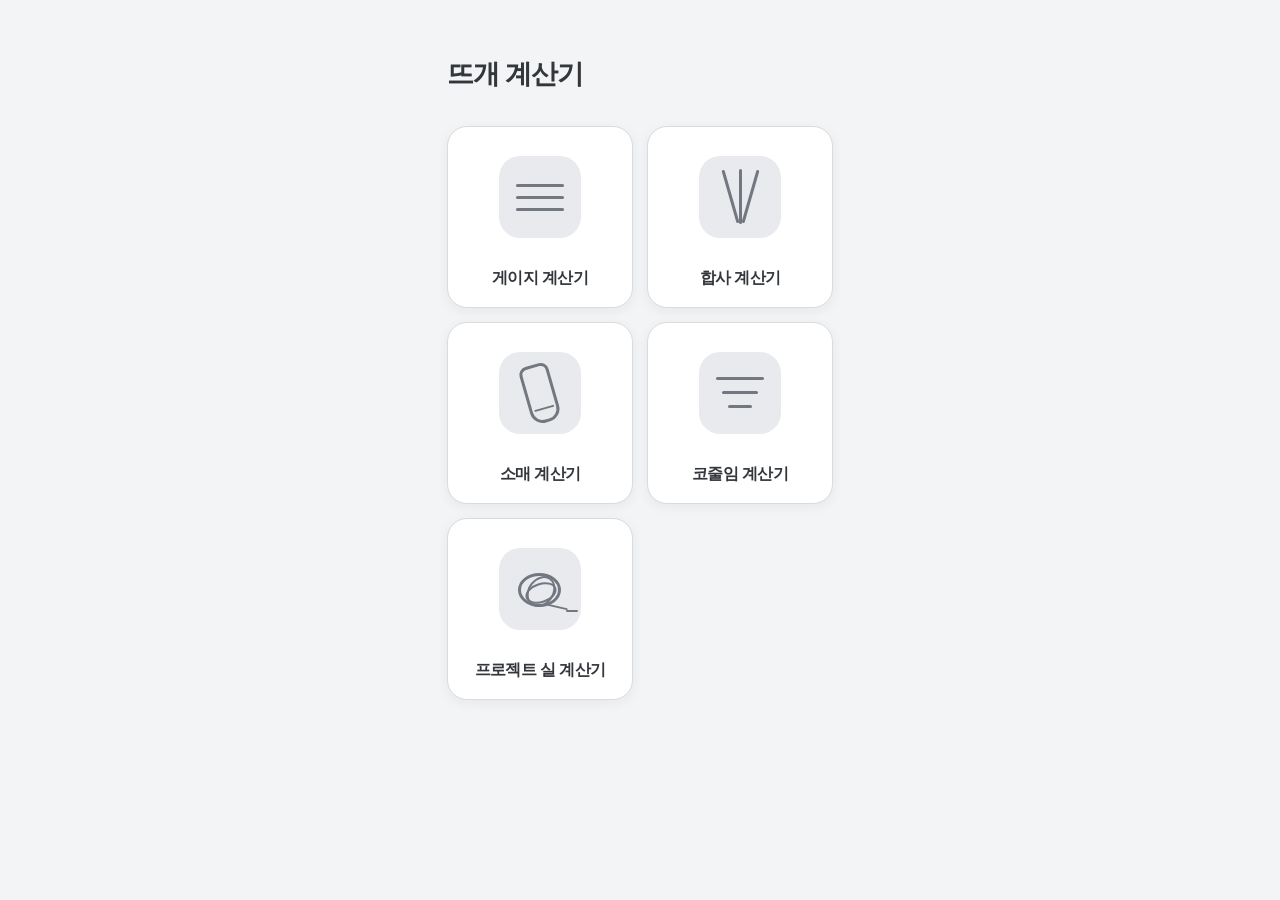
<file: index.html>
<!DOCTYPE html>
<html lang="ko">
<head>
  <meta charset="UTF-8">
  <meta name="viewport" content="width=device-width, initial-scale=1.0">
  <meta name="apple-mobile-web-app-capable" content="yes">
  <meta name="apple-mobile-web-app-title" content="뜨개 계산기">
  <link rel="apple-touch-icon" href="./apple-touch-icon.png">
  <link rel="icon" type="image/x-icon" href="/knitting-calculators/favicon.ico">
  <title>뜨개 계산기</title>
  <link rel="stylesheet" href="style.css">
</head>

<body>
  <main class="container">
    <header class="header">
      <h1>뜨개 계산기</h1>
    </header>

    <section class="calculator-grid">
      <a class="calculator-card" href="gauge/">
        <div class="icon gauge-icon">
          <span class="stitch-line"></span>
          <span class="stitch-line"></span>
          <span class="stitch-line"></span>
        </div>
        <span class="calculator-name">게이지 계산기</span>
      </a>

      <a class="calculator-card" href="ply/">
        <div class="icon ply-icon">
          <span class="yarn yarn-1"></span>
          <span class="yarn yarn-2"></span>
          <span class="yarn yarn-3"></span>
        </div>
        <span class="calculator-name">합사 계산기</span>
      </a>

      <a class="calculator-card" href="sleeve/">
        <div class="icon sleeve-icon">
          <span class="sleeve-body"></span>
        </div>
        <span class="calculator-name">소매 계산기</span>
      </a>

      <a class="calculator-card" href="decrease/">
        <div class="icon decrease-icon">
          <span class="decrease-row row-1"></span>
          <span class="decrease-row row-2"></span>
          <span class="decrease-row row-3"></span>
        </div>
        <span class="calculator-name">코줄임 계산기</span>
      </a>

       <a class="calculator-card" href="project-yarn/">
        <div class="icon project-yarn-icon">
          <span class="project-yarn-ball"></span>
          <span class="project-yarn-line line-a"></span>
          <span class="project-yarn-line line-b"></span>
        </div>
        <span class="calculator-name">프로젝트 실 계산기</span>
      </a>     
      
    </section>
  </main>
</body>
</html>
</file>
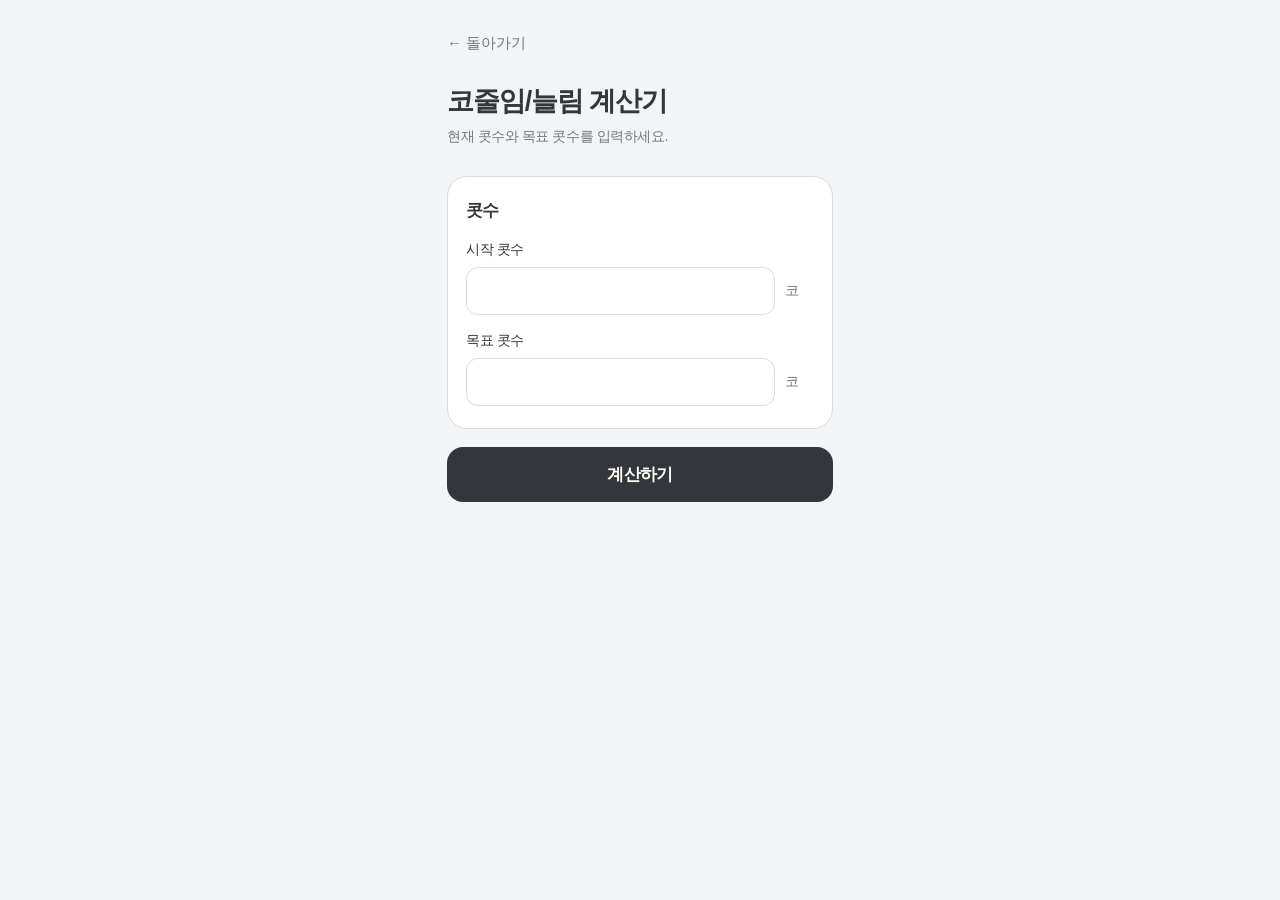
<file: decrease/index.html>
<!DOCTYPE html>
<html lang="ko">
<head>
  <meta charset="UTF-8">
  <meta name="viewport" content="width=device-width, initial-scale=1.0">
  <meta name="apple-mobile-web-app-capable" content="yes">
  <meta name="apple-mobile-web-app-title" content="뜨개 계산기">
  <title>코줄임/늘림 계산기</title>
  <link rel="stylesheet" href="../style.css">
</head>

<body>
  <main class="container tool-page">
    <a class="back-link" href="../">← 돌아가기</a>

    <header class="tool-header">
      <h1>코줄임/늘림 계산기</h1>
      <p>현재 콧수와 목표 콧수를 입력하세요.</p>
    </header>

    <form id="stitchForm" class="calculator-form">
      <section class="form-section">
        <h2>콧수</h2>

        <label class="input-label" for="startStitches">
          시작 콧수
        </label>
        <div class="input-with-unit">
          <input
            type="number"
            id="startStitches"
            inputmode="numeric"
            step="1"
            min="1"
            required
          >
          <span>코</span>
        </div>

        <label class="input-label" for="endStitches">
          목표 콧수
        </label>
        <div class="input-with-unit">
          <input
            type="number"
            id="endStitches"
            inputmode="numeric"
            step="1"
            min="1"
            required
          >
          <span>코</span>
        </div>
      </section>

      <button class="calculate-button" type="submit">계산하기</button>
    </form>

    <section id="resultSection" class="result-section" hidden>
      <div class="result-header">
        <h2>계산 결과</h2>
        <button id="copyButton" class="copy-button" type="button">COPY</button>
      </div>

      <pre id="resultText" class="result-text"></pre>


        <p id="checkResult" class="check-result" aria-live="polite"></p>
      </section>

      <p id="copyStatus" class="copy-status" aria-live="polite"></p>
    </section>
  </main>

  <script src="script.js"></script>
</body>
</html>
</file>
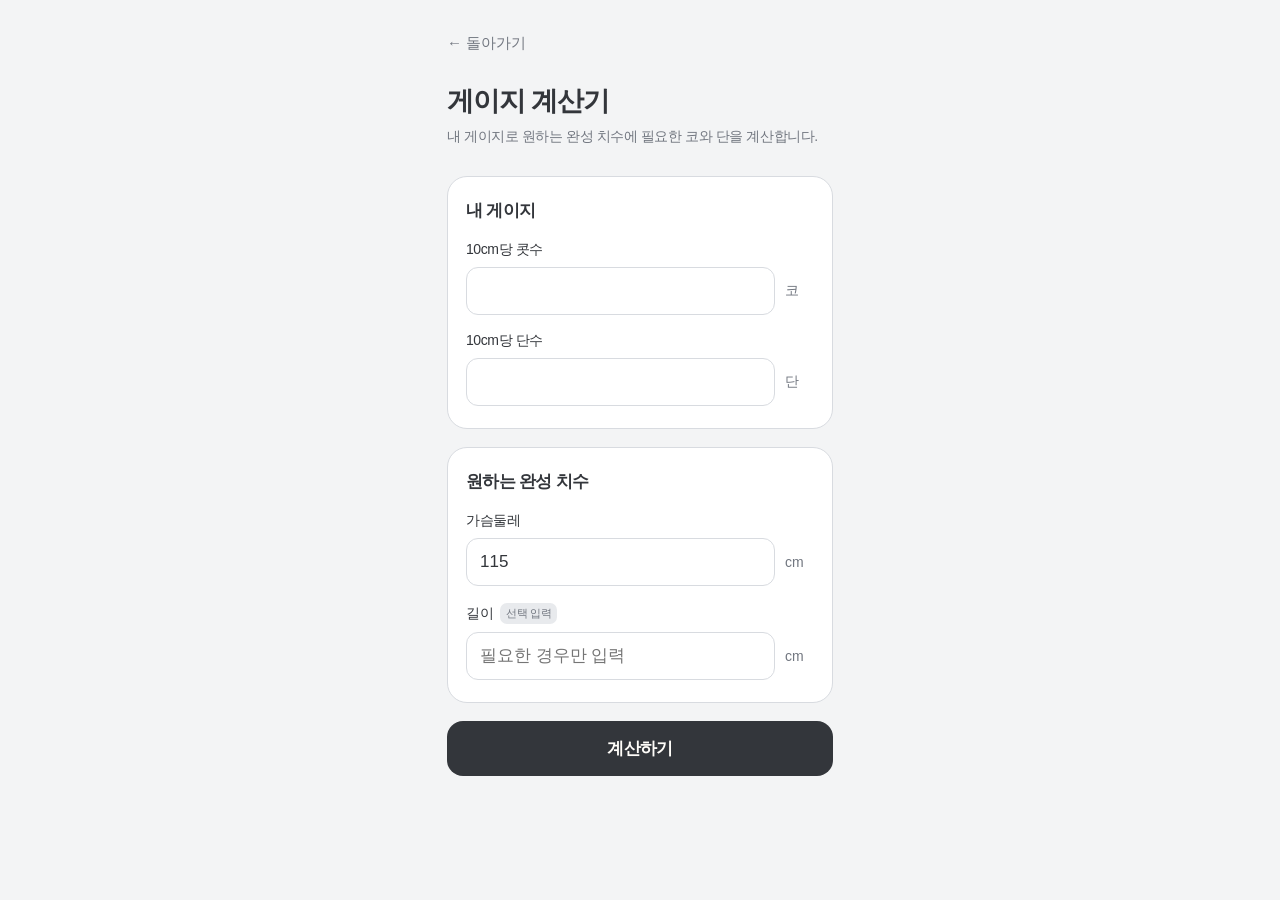
<file: gauge/index.html>
<!DOCTYPE html>
<html lang="ko">
<head>
  <meta charset="UTF-8">
  <meta name="viewport" content="width=device-width, initial-scale=1.0">
  <meta name="apple-mobile-web-app-capable" content="yes">
  <meta name="apple-mobile-web-app-title" content="뜨개 계산기">
  <title>게이지 계산기</title>
  <link rel="stylesheet" href="../style.css">
</head>

<body>
  <main class="container tool-page">
    <a class="back-link" href="../">← 돌아가기</a>

    <header class="tool-header">
      <h1>게이지 계산기</h1>
      <p>내 게이지로 원하는 완성 치수에 필요한 코와 단을 계산합니다.</p>
    </header>

    <form id="gaugeForm" class="calculator-form">
      <section class="form-section">
        <h2>내 게이지</h2>

        <label class="input-label" for="stitchGauge">
          10cm당 콧수
        </label>
        <div class="input-with-unit">
          <input
            type="number"
            id="stitchGauge"
            inputmode="decimal"
            step="0.1"
            min="0" 
            required
          >
          <span>코</span>
        </div>

        <label class="input-label" for="rowGauge">
          10cm당 단수
        </label>
        <div class="input-with-unit">
          <input
            type="number"
            id="rowGauge"
            inputmode="decimal"
            step="0.1"
            min="0" 
            required
          >
          <span>단</span>
        </div>
      </section>

      <section class="form-section">
        <h2>원하는 완성 치수</h2>

        <label class="input-label" for="targetBust">
          가슴둘레
        </label>
        <div class="input-with-unit">
          <input
            type="number"
            id="targetBust"
            inputmode="decimal"
            step="0.1"
            min="0"
            value="115"
            required
          >
          <span>cm</span>
        </div>

        <label class="input-label optional-label" for="targetLength">
          길이
          <small>선택 입력</small>
        </label>
        <div class="input-with-unit">
          <input
            type="number"
            id="targetLength"
            inputmode="decimal"
            step="0.1"
            min="0"
            placeholder="필요한 경우만 입력"
          >
          <span>cm</span>
        </div>
      </section>

      <button class="calculate-button" type="submit">계산하기</button>
    </form>

    <section id="resultSection" class="result-section" hidden>
      <div class="result-header">
        <h2>계산 결과</h2>
        <button id="copyButton" class="copy-button" type="button">COPY</button>
      </div>

      <pre id="resultText" class="result-text"></pre>
      <p id="copyStatus" class="copy-status" aria-live="polite"></p>
    </section>
  </main>

  <script src="script.js"></script>
</body>
</html>
</file>
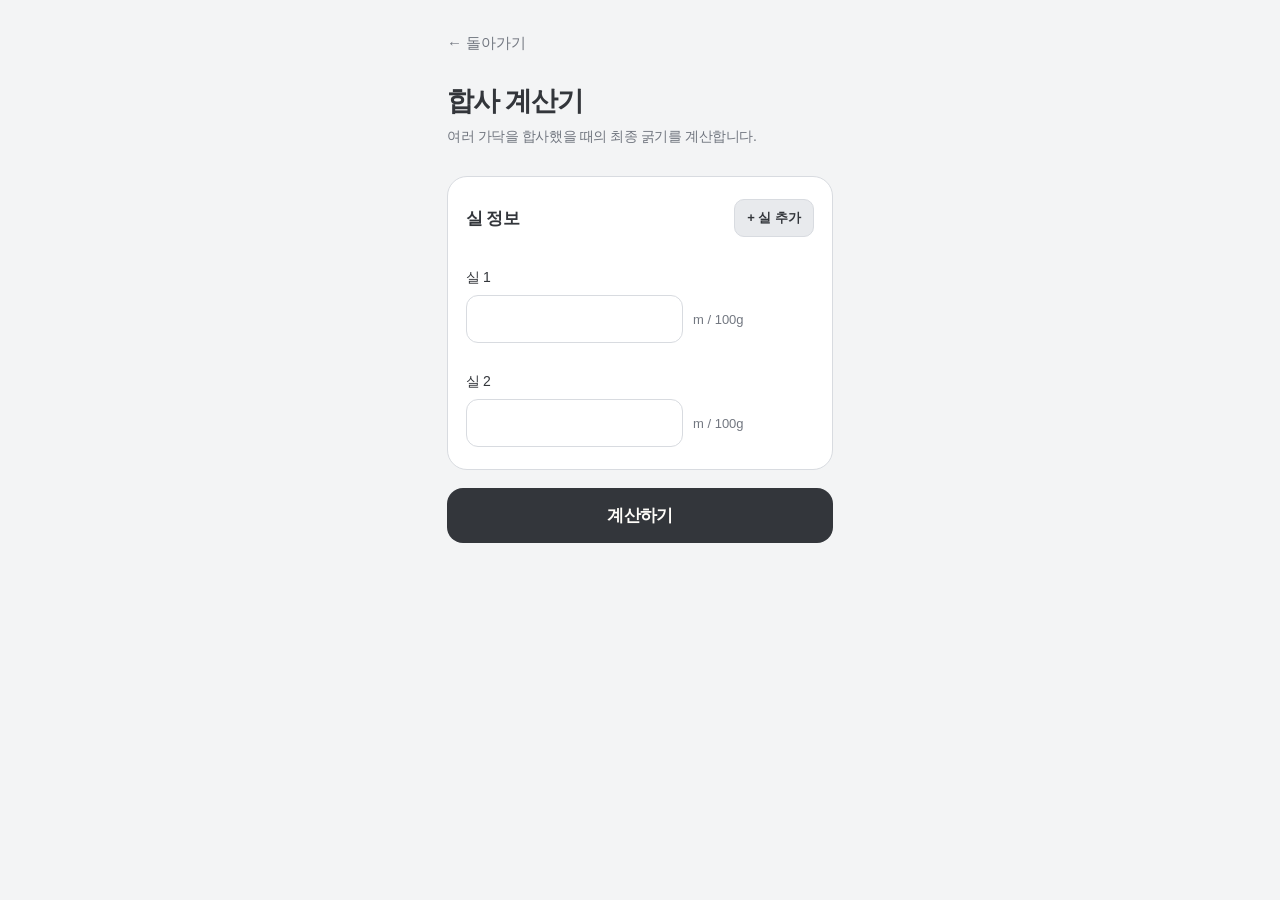
<file: ply/index.html>
<!DOCTYPE html>
<html lang="ko">
<head>
  <meta charset="UTF-8">
  <meta name="viewport" content="width=device-width, initial-scale=1.0">
  <meta name="apple-mobile-web-app-capable" content="yes">
  <meta name="apple-mobile-web-app-title" content="뜨개 계산기">
  <title>합사 계산기</title>
  <link rel="stylesheet" href="../style.css">
</head>

<body>
  <main class="container tool-page">
    <a class="back-link" href="../">← 돌아가기</a>

    <header class="tool-header">
      <h1>합사 계산기</h1>
      <p>여러 가닥을 합사했을 때의 최종 굵기를 계산합니다.</p>
    </header>

    <form id="plyForm" class="calculator-form">
      <section class="form-section">
        <div class="section-heading-row">
          <h2>실 정보</h2>
          <button id="addYarnButton" class="small-action-button" type="button">
            + 실 추가
          </button>
        </div>

        <div id="yarnList" class="yarn-list"></div>
      </section>

      <button class="calculate-button" type="submit">계산하기</button>
    </form>

    <section id="resultSection" class="result-section" hidden>
      <div class="result-header">
        <h2>계산 결과</h2>
        <button id="copyButton" class="copy-button" type="button">COPY</button>
      </div>

      <pre id="resultText" class="result-text"></pre>
      <p id="copyStatus" class="copy-status" aria-live="polite"></p>
    </section>
  </main>

  <script src="script.js"></script>
</body>
</html>
</file>
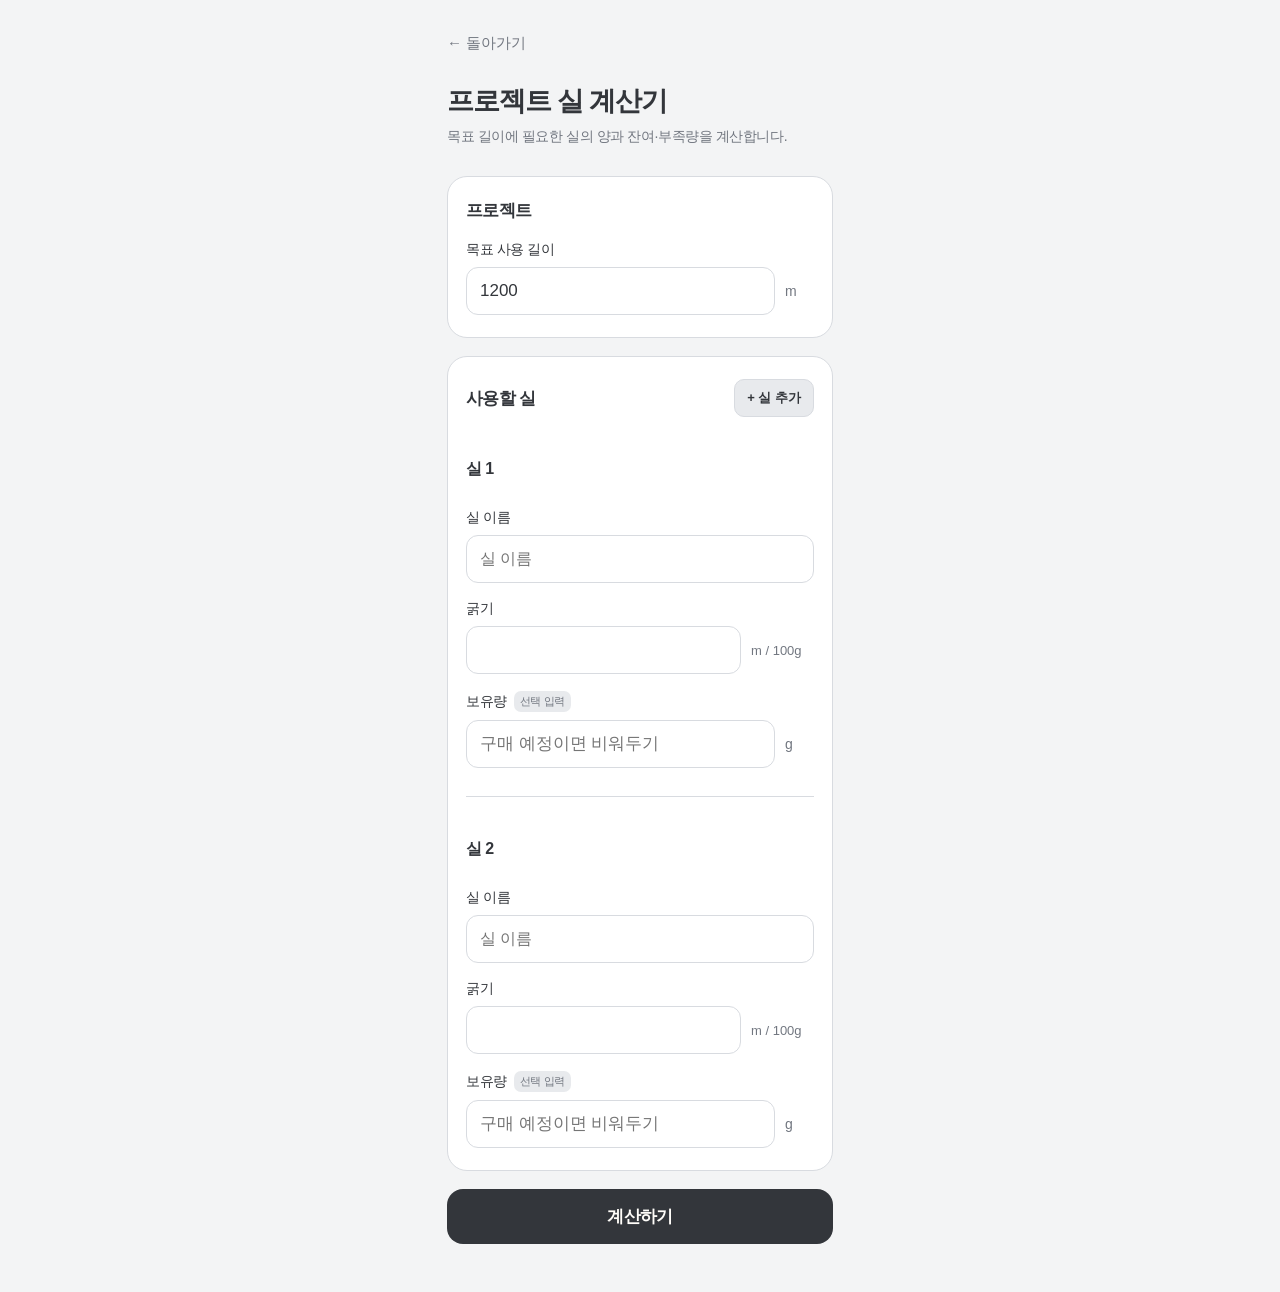
<file: project-yarn/index.html>
<!DOCTYPE html>
<html lang="ko">
<head>
  <meta charset="UTF-8">
  <meta name="viewport" content="width=device-width, initial-scale=1.0">
  <meta name="apple-mobile-web-app-capable" content="yes">
  <meta name="apple-mobile-web-app-title" content="뜨개 계산기">
  <title>프로젝트 실 계산기</title>
  <link rel="stylesheet" href="../style.css">
</head>

<body>
  <main class="container tool-page">
    <a class="back-link" href="../">← 돌아가기</a>

    <header class="tool-header">
      <h1>프로젝트 실 계산기</h1>
      <p>목표 길이에 필요한 실의 양과 잔여·부족량을 계산합니다.</p>
    </header>

    <form id="projectYarnForm" class="calculator-form">
      <section class="form-section">
        <h2>프로젝트</h2>

        <label class="input-label" for="targetLength">
          목표 사용 길이
        </label>
        <div class="input-with-unit">
          <input
            type="number"
            id="targetLength"
            inputmode="decimal"
            step="0.1"
            min="0"
            value="1200"
            required
          >
          <span>m</span>
        </div>
      </section>

      <section class="form-section">
        <div class="section-heading-row">
          <h2>사용할 실</h2>
          <button id="addYarnButton" class="small-action-button" type="button">
            + 실 추가
          </button>
        </div>

        <div id="projectYarnList" class="project-yarn-list"></div>
      </section>

      <button class="calculate-button" type="submit">계산하기</button>
    </form>

    <section id="resultSection" class="result-section" hidden>
      <div class="result-header">
        <h2>계산 결과</h2>
        <button id="copyButton" class="copy-button" type="button">COPY</button>
      </div>

      <pre id="resultText" class="result-text"></pre>
      <p id="copyStatus" class="copy-status" aria-live="polite"></p>
    </section>
  </main>

  <script src="script.js"></script>
</body>
</html>
</file>
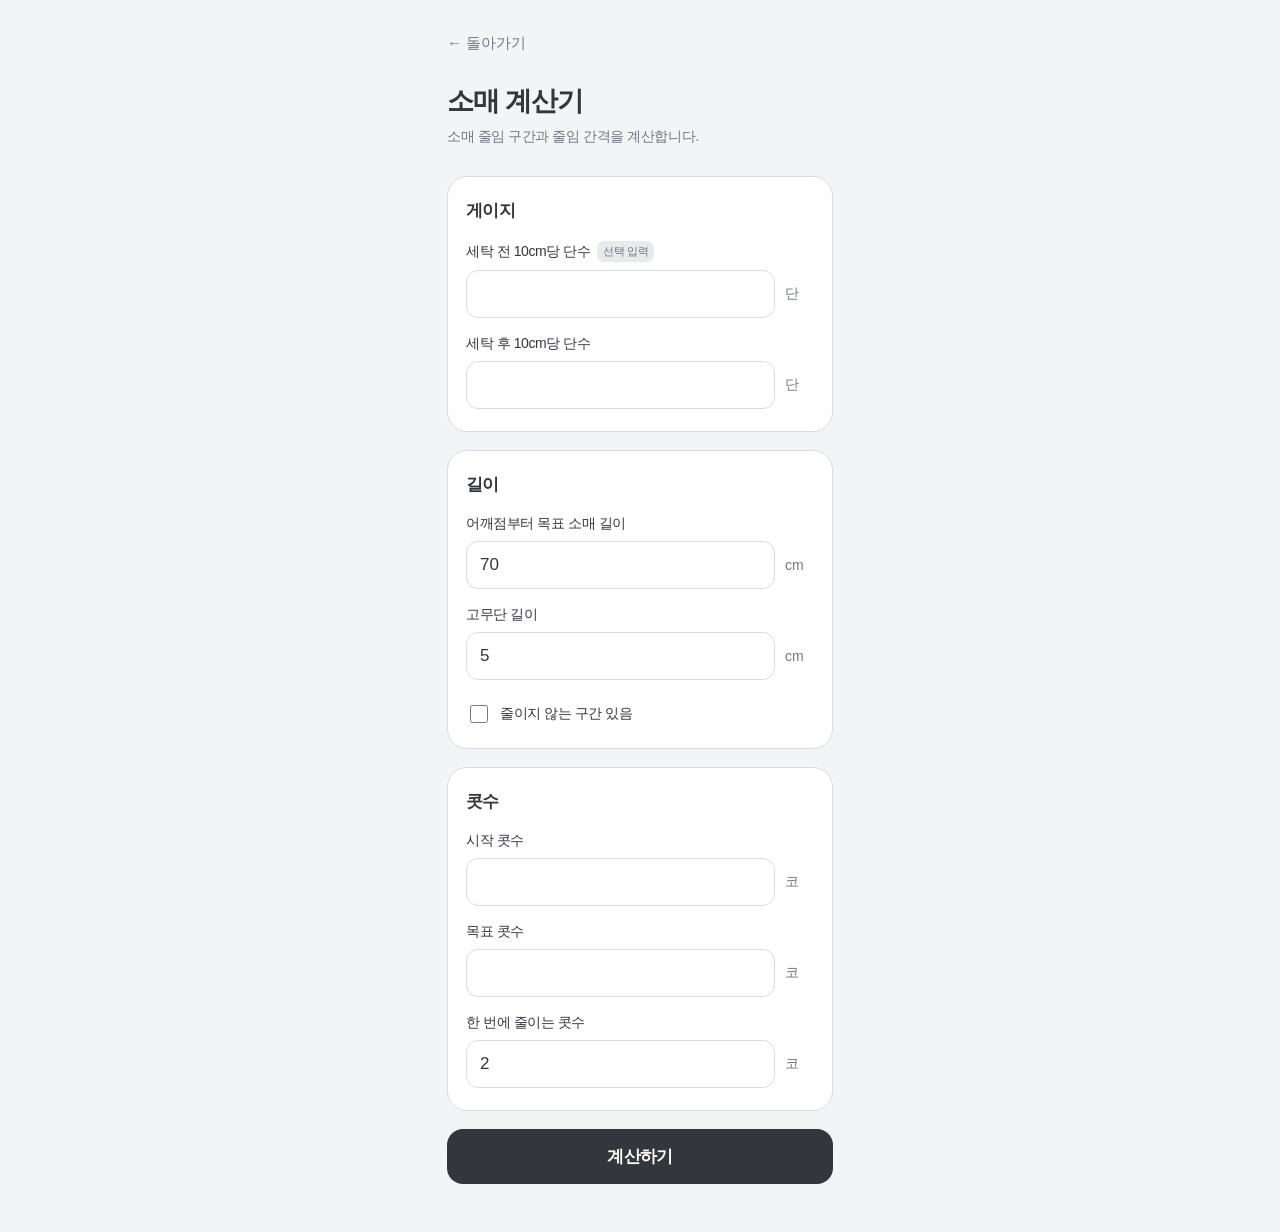
<file: sleeve/index.html>
<!DOCTYPE html>
<html lang="ko">
<head>
  <meta charset="UTF-8">
  <meta name="viewport" content="width=device-width, initial-scale=1.0">
  <meta name="apple-mobile-web-app-capable" content="yes">
  <meta name="apple-mobile-web-app-title" content="뜨개 계산기">
  <title>소매 계산기</title>
  <link rel="stylesheet" href="../style.css">
</head>

<body>
  <main class="container tool-page">
    <a class="back-link" href="../">← 돌아가기</a>

    <header class="tool-header">
      <h1>소매 계산기</h1>
      <p>소매 줄임 구간과 줄임 간격을 계산합니다.</p>
    </header>

    <form id="sleeveForm" class="calculator-form">
      <section class="form-section">
        <h2>게이지</h2>



        <label class="input-label optional-label" for="preWashRows">
          세탁 전 10cm당 단수
          <small>선택 입력</small>
        </label>
        <div class="input-with-unit">
          <input type="number" id="preWashRows" inputmode="decimal" step="0.1" min="0" required>
          <span>단</span>
        </div>

        <label class="input-label" for="postWashRows">
          세탁 후 10cm당 단수
        </label>
        <div class="input-with-unit">
          <input type="number" id="postWashRows" inputmode="decimal" step="0.1" min="0" required>
          <span>단</span>
        </div>

        
      </section>

      <section class="form-section">
        <h2>길이</h2>

        <label class="input-label" for="targetLength">
          어깨점부터 목표 소매 길이
        </label>
        <div class="input-with-unit">
          <input type="number" id="targetLength" inputmode="decimal" step="0.1" min="0" value="70" required>
          <span>cm</span>
        </div>

        <label class="input-label" for="ribLength">
          고무단 길이
        </label>
        <div class="input-with-unit">
          <input type="number" id="ribLength" inputmode="decimal" step="0.1" min="0" value="5" required>
          <span>cm</span>
        </div>

        <label class="checkbox-row" for="hasNoDecreaseSection">
          <input type="checkbox" id="hasNoDecreaseSection">
          <span>줄이지 않는 구간 있음</span>
        </label>

        <div id="noDecreaseLengthWrap" class="hidden-field">
          <label class="input-label" for="noDecreaseLength">
            줄이지 않는 구간 길이
          </label>
          <div class="input-with-unit">
            <input type="number" id="noDecreaseLength" inputmode="decimal" step="0.1" min="0">
            <span>cm</span>
          </div>
        </div>
      </section>

      <section class="form-section">
        <h2>콧수</h2>

        <label class="input-label" for="startStitches">
          시작 콧수
        </label>
        <div class="input-with-unit">
          <input type="number" id="startStitches" inputmode="numeric" step="1" min="1" required>
          <span>코</span>
        </div>

        <label class="input-label" for="endStitches">
          목표 콧수
        </label>
        <div class="input-with-unit">
          <input type="number" id="endStitches" inputmode="numeric" step="1" min="1" required>
          <span>코</span>
        </div>

        <label class="input-label" for="decreaseStitches">
          한 번에 줄이는 콧수
        </label>
        <div class="input-with-unit">
          <input type="number" id="decreaseStitches" inputmode="numeric" step="1" min="1" value="2" required>
          <span>코</span>
        </div>
      </section>

      <button class="calculate-button" type="submit">계산하기</button>
    </form>

    <section id="resultSection" class="result-section" hidden>
      <div class="result-header">
        <h2>계산 결과</h2>
        <button id="copyButton" class="copy-button" type="button">COPY</button>
      </div>

      <pre id="resultText" class="result-text"></pre>
      <p id="copyStatus" class="copy-status" aria-live="polite"></p>
    </section>
  </main>

  <script src="script.js"></script>
</body>
</html>
</file>
<file: style.css>
:root {
  --background: #f3f4f5;
  --card: #ffffff;
  --text: #33363b;
  --line: #d8dbe0;
  --accent: #727780;
  --icon-background: #e8eaed;
  --shadow: rgba(35, 40, 47, 0.06);
}

* {
  box-sizing: border-box;
}

body {
  margin: 0;
  min-height: 100vh;
  background-color: var(--background);
  color: var(--text);
  font-family: -apple-system, BlinkMacSystemFont, "Apple SD Gothic Neo",
    "Pretendard", "Noto Sans KR", sans-serif;
}

.container {
  width: min(100%, 430px);
  min-height: 100dvh;
  margin: 0 auto;
  padding: max(56px, env(safe-area-inset-top)) 22px max(36px, env(safe-area-inset-bottom));
}

.header {
  margin-bottom: 34px;
}

.header h1 {
  margin: 0;
  font-size: 27px;
  font-weight: 700;
  letter-spacing: -0.04em;
}

.calculator-grid {
  display: grid;
  grid-template-columns: repeat(2, 1fr);
  gap: 14px;
}

.calculator-card {
  min-height: 182px;
  padding: 23px 14px 18px;
  border: 1px solid var(--line);
  border-radius: 20px;
  background-color: var(--card);
  box-shadow: 0 3px 12px var(--shadow);
  color: var(--text);
  text-decoration: none;
  display: flex;
  flex-direction: column;
  align-items: center;
  justify-content: space-between;
  transition: transform 0.12s ease, box-shadow 0.12s ease;
}

.calculator-card:active {
  transform: scale(0.98);
  box-shadow: none;
}

.icon {
  width: 82px;
  height: 82px;
  margin-top: 6px;
  border-radius: 21px;
  background-color: var(--icon-background);
  position: relative;
}

.calculator-name {
  font-size: 16px;
  font-weight: 600;
  letter-spacing: -0.04em;
}

/* 게이지 계산기 아이콘 */
.gauge-icon {
  display: flex;
  flex-direction: column;
  justify-content: center;
  gap: 9px;
  padding: 0 17px;
}

.stitch-line {
  display: block;
  height: 3px;
  border-radius: 99px;
  background-color: var(--accent);
}

/* 합사 계산기 아이콘 */
.ply-icon .yarn {
  position: absolute;
  display: block;
  width: 3px;
  height: 55px;
  background-color: var(--accent);
  border-radius: 99px;
  top: 13px;
}

.yarn-1 {
  left: 30px;
  transform: rotate(-16deg);
}

.yarn-2 {
  left: 40px;
}

.yarn-3 {
  left: 50px;
  transform: rotate(16deg);
}

/* 소매 계산기 아이콘 */
.sleeve-body {
  position: absolute;
  width: 30px;
  height: 59px;
  top: 12px;
  left: 26px;
  border: 3px solid var(--accent);
  border-radius: 8px 8px 13px 13px;
  transform: rotate(-16deg);
}

.sleeve-body::after {
  content: "";
  position: absolute;
  bottom: 10px;
  left: 2px;
  right: 2px;
  border-top: 2px solid var(--accent);
}

/* 코줄임 계산기 아이콘 */
.decrease-icon .decrease-row {
  display: block;
  position: absolute;
  height: 3px;
  background-color: var(--accent);
  border-radius: 99px;
  left: 50%;
  transform: translateX(-50%);
}

.row-1 {
  width: 48px;
  top: 25px;
}

.row-2 {
  width: 36px;
  top: 39px;
}

.row-3 {
  width: 24px;
  top: 53px;
}

@media (max-width: 360px) {
  .container {
    padding: 42px 16px 24px;
  }

  .calculator-card {
    min-height: 165px;
  }
}

/* 프로젝트 실 계산기 메인 아이콘 */

.project-yarn-icon .project-yarn-ball {
  position: absolute;
  width: 43px;
  height: 34px;
  top: 25px;
  left: 19px;
  border: 3px solid var(--accent);
  border-radius: 50%;
}

.project-yarn-icon .project-yarn-ball::before,
.project-yarn-icon .project-yarn-ball::after {
  content: "";
  position: absolute;
  border: 2px solid var(--accent);
  border-radius: 50%;
}

.project-yarn-icon .project-yarn-ball::before {
  width: 22px;
  height: 29px;
  top: -1px;
  left: 7px;
  transform: rotate(36deg);
}

.project-yarn-icon .project-yarn-ball::after {
  width: 28px;
  height: 16px;
  top: 7px;
  left: 4px;
  transform: rotate(-18deg);
}

.project-yarn-line {
  position: absolute;
  display: block;
  height: 2px;
  background-color: var(--accent);
  border-radius: 99px;
}

.project-yarn-line.line-a {
  width: 21px;
  top: 58px;
  left: 48px;
  transform: rotate(13deg);
}

.project-yarn-line.line-b {
  width: 12px;
  top: 62px;
  left: 67px;
}



/* 개별 계산기 페이지 */

.tool-page {
  padding-top: 34px;
  padding-bottom: 48px;
}

.back-link {
  display: inline-block;
  margin-bottom: 30px;
  color: var(--accent);
  font-size: 15px;
  font-weight: 500;
  text-decoration: none;
}

.tool-header {
  margin-bottom: 30px;
}

.tool-header h1 {
  margin: 0 0 9px;
  font-size: 27px;
  font-weight: 700;
  letter-spacing: -0.04em;
}

.tool-header p {
  margin: 0;
  color: var(--accent);
  font-size: 14px;
  letter-spacing: -0.03em;
}

.calculator-form {
  display: flex;
  flex-direction: column;
  gap: 18px;
}

.form-section {
  padding: 22px 18px;
  border: 1px solid var(--line);
  border-radius: 20px;
  background-color: var(--card);
}

.form-section h2 {
  margin: 0 0 19px;
  font-size: 17px;
  font-weight: 700;
  letter-spacing: -0.04em;
}

.input-label {
  display: flex;
  align-items: center;
  gap: 7px;
  margin: 17px 0 8px;
  color: var(--text);
  font-size: 14px;
  font-weight: 500;
  letter-spacing: -0.03em;
}

.form-section h2 + .input-label {
  margin-top: 0;
}

.optional-label small {
  padding: 3px 6px;
  border-radius: 7px;
  background-color: var(--icon-background);
  color: var(--accent);
  font-size: 11px;
  font-weight: 500;
}

.input-with-unit {
  display: flex;
  align-items: center;
  gap: 10px;
}

.input-with-unit input {
  width: 100%;
  height: 48px;
  padding: 0 13px;
  border: 1px solid var(--line);
  border-radius: 12px;
  background-color: #ffffff;
  color: var(--text);
  font-size: 17px;
  font-family: inherit;
}

.input-with-unit input:focus {
  outline: 2px solid var(--accent);
  outline-offset: 1px;
}

.input-with-unit span {
  flex-shrink: 0;
  width: 29px;
  color: var(--accent);
  font-size: 14px;
}

.checkbox-row {
  display: flex;
  align-items: center;
  gap: 9px;
  margin-top: 22px;
  color: var(--text);
  font-size: 14px;
  font-weight: 500;
  letter-spacing: -0.03em;
}

.checkbox-row input {
  width: 18px;
  height: 18px;
  accent-color: var(--accent);
}

.hidden-field {
  display: none;
  margin-top: 18px;
}

.hidden-field.is-visible {
  display: block;
}

.hidden-field .input-label {
  margin-top: 0;
}

.calculate-button {
  height: 55px;
  border: 0;
  border-radius: 16px;
  background-color: var(--text);
  color: #fffdf9;
  font-size: 17px;
  font-weight: 600;
  font-family: inherit;
  letter-spacing: -0.04em;
  cursor: pointer;
}

.calculate-button:active {
  transform: scale(0.99);
}

.result-section {
  margin-top: 25px;
  padding: 22px 18px 19px;
  border: 1px solid var(--line);
  border-radius: 20px;
  background-color: var(--card);
}

.result-header {
  display: flex;
  align-items: center;
  justify-content: space-between;
  gap: 12px;
  margin-bottom: 18px;
}

.result-header h2 {
  margin: 0;
  font-size: 18px;
  letter-spacing: -0.04em;
}

.copy-button {
  flex-shrink: 0;
  padding: 9px 12px;
  border: 1px solid var(--line);
  border-radius: 10px;
  background-color: var(--icon-background);
  color: var(--text);
  font-size: 13px;
  font-weight: 600;
  font-family: inherit;
  cursor: pointer;
}

.copy-button:active {
  transform: scale(0.98);
}

.result-text {
  margin: 0;
  padding: 17px 15px;
  border-radius: 14px;
  background-color: var(--background);
  color: var(--text);
  font-size: 15px;
  line-height: 1.7;
  font-family: inherit;
  letter-spacing: -0.03em;
  white-space: pre-wrap;
  word-break: keep-all;
}

.copy-status {
  min-height: 20px;
  margin: 12px 0 0;
  color: var(--accent);
  font-size: 13px;
  letter-spacing: -0.03em;
}



/* 합사 계산기 */

.section-heading-row {
  display: flex;
  align-items: center;
  justify-content: space-between;
  gap: 12px;
  margin-bottom: 32px;
}

.section-heading-row h2 {
  margin: 0;
}

.small-action-button {
  padding: 9px 12px;
  border: 1px solid var(--line);
  border-radius: 10px;
  background-color: var(--icon-background);
  color: var(--text);
  font-size: 13px;
  font-weight: 600;
  font-family: inherit;
  cursor: pointer;
}

.small-action-button:active {
  transform: scale(0.98);
}

.yarn-list {
  display: flex;
  flex-direction: column;
  gap: 30px;
}

.yarn-row {
  display: flex;
  flex-direction: column;
  gap: 8px;
}

.yarn-number {
  color: var(--text);
  font-size: 14px;
  font-weight: 500;
  letter-spacing: -0.03em;
}

.yarn-input-area {
  display: flex;
  align-items: center;
  gap: 8px;
}

.yarn-input {
  flex: 1;
}

.yarn-input span {
  width: 63px;
  font-size: 13px;
}

.remove-yarn-button {
  flex-shrink: 0;
  height: 48px;
  padding: 0 11px;
  border: 1px solid var(--line);
  border-radius: 12px;
  background-color: #ffffff;
  color: var(--accent);
  font-size: 13px;
  font-weight: 500;
  font-family: inherit;
  cursor: pointer;
}

.remove-yarn-button:active {
  transform: scale(0.98);
}

.remove-yarn-button.is-hidden {
  visibility: hidden;
}





/* 프로젝트 실 계산기 */

.project-yarn-list {
  display: flex;
  flex-direction: column;
  gap: 32px;
}

.project-yarn-row {
  padding-bottom: 28px;
  border-bottom: 1px solid var(--line);
}

.project-yarn-row:last-child {
  padding-bottom: 0;
  border-bottom: 0;
}

.project-yarn-row-header {
  display: flex;
  align-items: center;
  justify-content: space-between;
  gap: 12px;
  margin-bottom: 20px;
}

.project-yarn-row-title {
  font-size: 16px;
  font-weight: 700;
  letter-spacing: -0.04em;
}

.project-text-input {
  width: 100%;
  height: 48px;
  padding: 0 13px;
  border: 1px solid var(--line);
  border-radius: 12px;
  background-color: #ffffff;
  color: var(--text);
  font-size: 16px;
  font-family: inherit;
}

.project-text-input:focus {
  outline: 2px solid var(--accent);
  outline-offset: 1px;
}

.project-input-with-long-unit span {
  width: 63px;
  font-size: 13px;
}

.project-remove-button {
  height: 40px;
  padding: 0 14px;
}

.project-remove-button.is-hidden {
  visibility: hidden;
}
</file>
